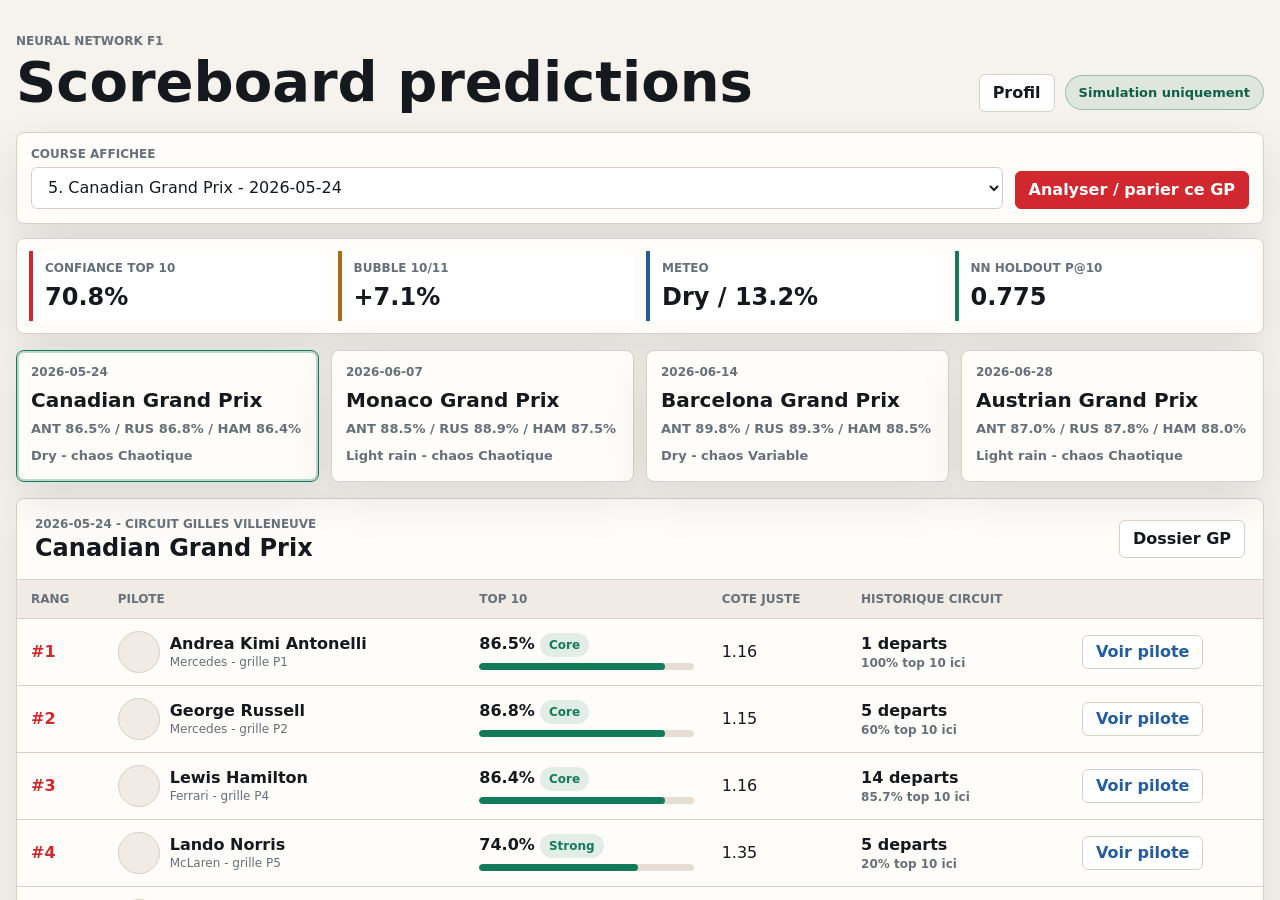
<file: index.html>
<!doctype html>
<html lang="fr">
  <head>
    <meta charset="utf-8" />
    <meta name="viewport" content="width=device-width, initial-scale=1" />
    <meta http-equiv="refresh" content="0; url=webapp/" />
    <title>F1 Neural Guide</title>
  </head>
  <body>
    <p><a href="webapp/">Ouvrir le guide F1 Neural</a></p>
  </body>
</html>
</file>
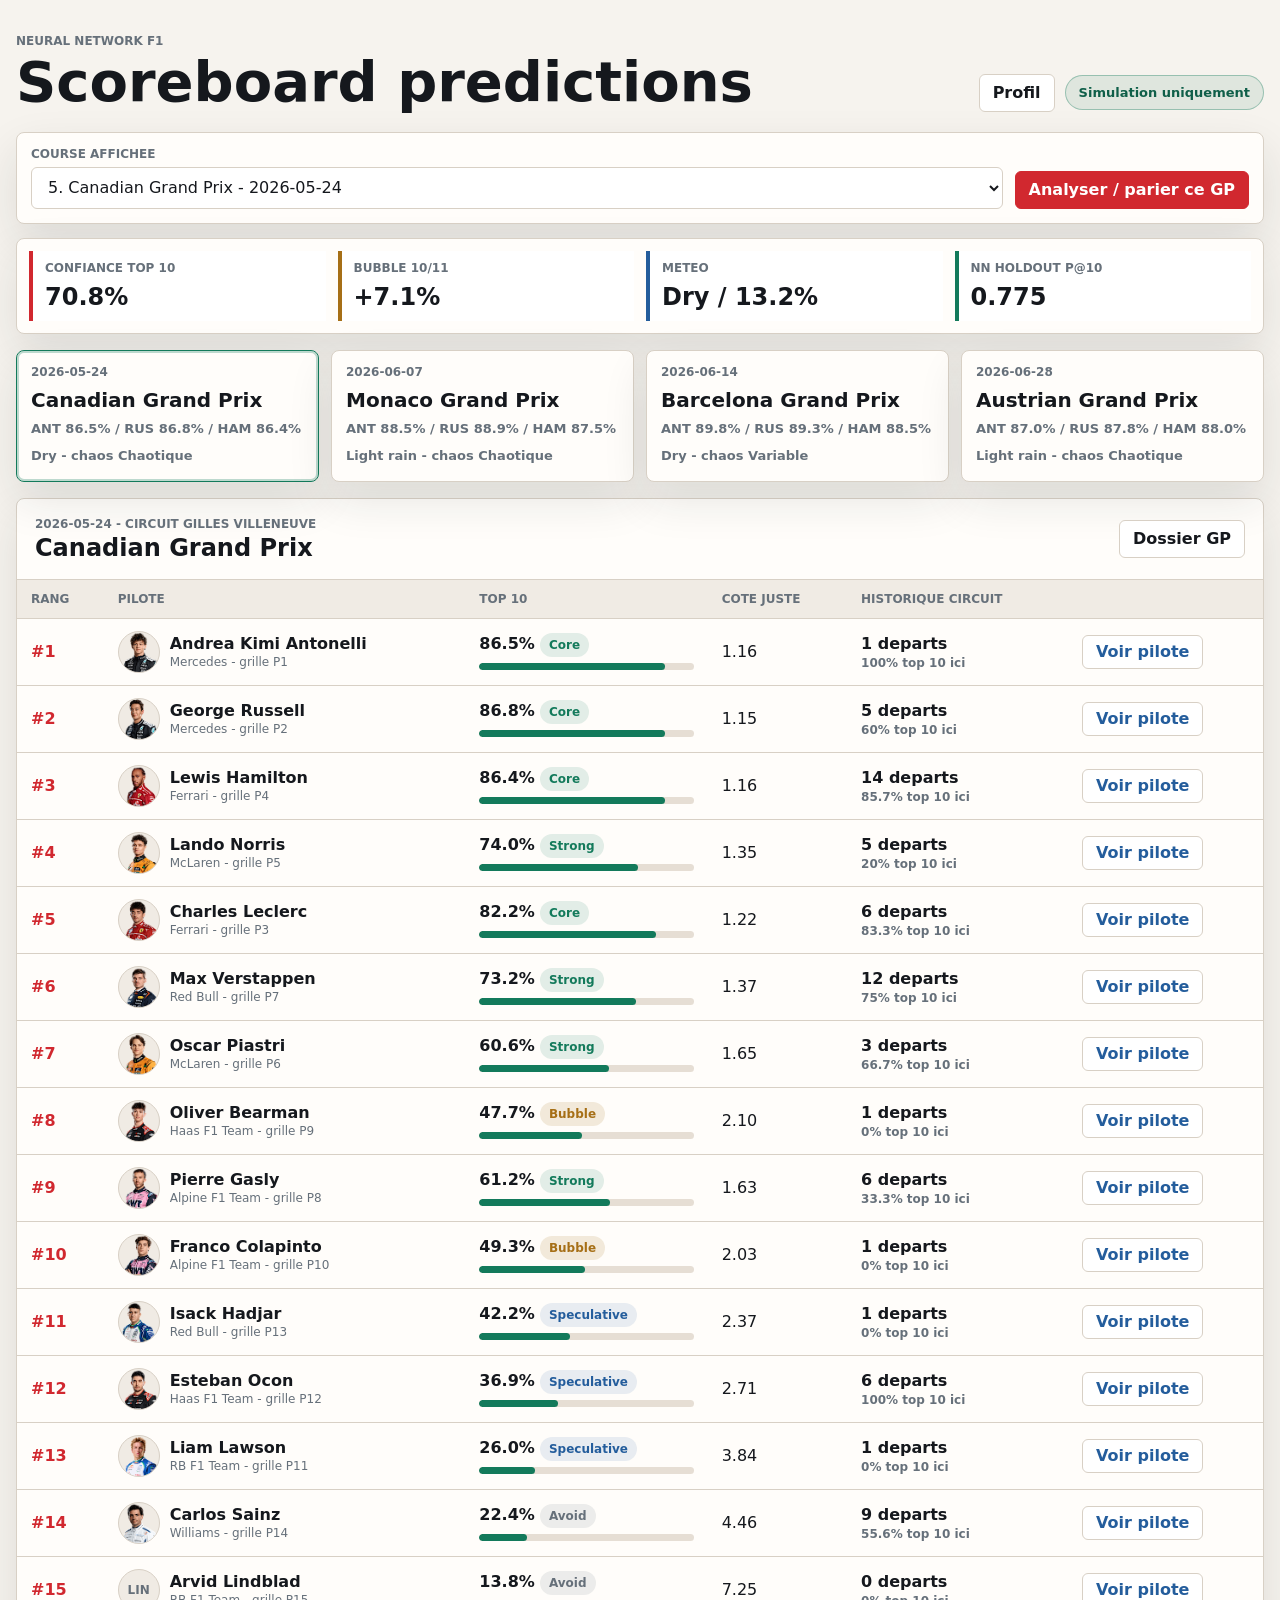
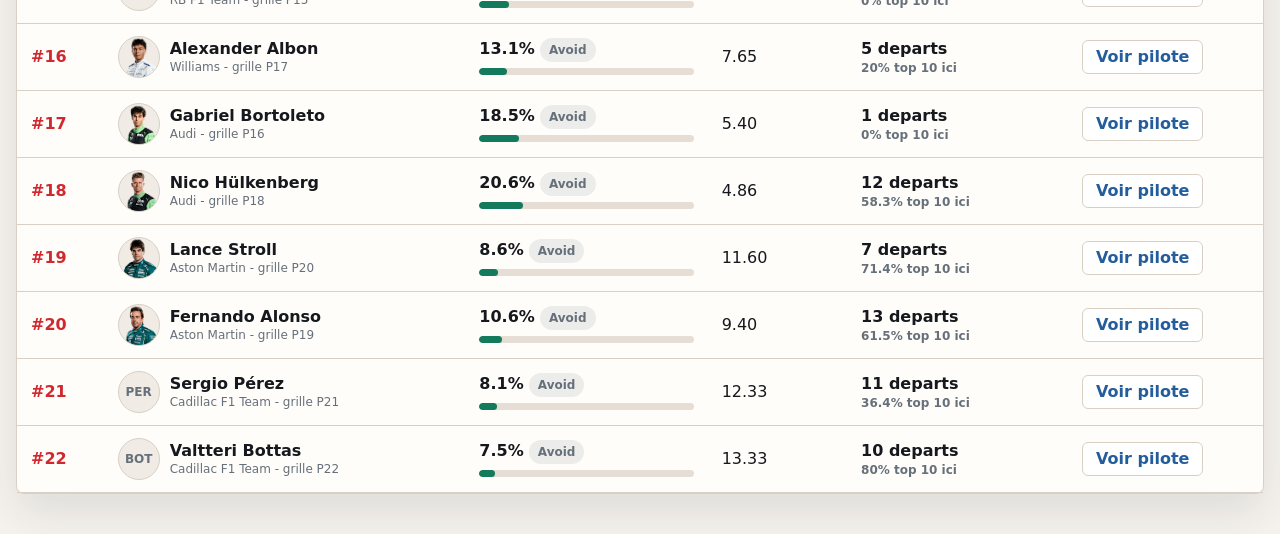
<file: webapp/index.html>
<!doctype html>
<html lang="fr">
  <head>
    <meta charset="utf-8" />
    <meta name="viewport" content="width=device-width, initial-scale=1" />
    <title>F1 Neural Scoreboard</title>
    <link rel="stylesheet" href="styles.css" />
  </head>
  <body>
    <main class="app-shell">
      <header class="topbar">
        <div>
          <p class="eyebrow">Neural network F1</p>
          <h1>Scoreboard predictions</h1>
        </div>
        <div class="top-actions">
          <a class="ghost-link" href="profile.html">Profil</a>
          <span class="status-pill">Simulation uniquement</span>
        </div>
      </header>

      <section class="control-strip scoreboard-controls" aria-label="Scoreboard controls">
        <label class="control-field">
          <span>Course affichee</span>
          <select id="raceSelect"></select>
        </label>
        <a id="raceDetailLink" class="primary-link" href="race.html">Analyser / parier ce GP</a>
      </section>

      <section class="race-summary" aria-label="Resume de la course">
        <div class="summary-block">
          <span class="summary-label">Confiance top 10</span>
          <strong id="confidenceMetric">--</strong>
        </div>
        <div class="summary-block">
          <span class="summary-label">Bubble 10/11</span>
          <strong id="bubbleMetric">--</strong>
        </div>
        <div class="summary-block">
          <span class="summary-label">Meteo</span>
          <strong id="weatherMetric">--</strong>
        </div>
        <div class="summary-block">
          <span class="summary-label">NN holdout P@10</span>
          <strong id="modelMetric">--</strong>
        </div>
      </section>

      <section id="raceCards" class="scoreboard-race-grid" aria-label="Courses a venir"></section>

      <section class="prediction-panel scoreboard-panel">
        <div class="panel-heading">
          <div>
            <p class="eyebrow" id="raceDateLabel">--</p>
            <h2 id="raceTitle">Predictions</h2>
          </div>
          <a id="panelDetailLink" class="ghost-link" href="race.html">Dossier GP</a>
        </div>
        <div class="table-wrap">
          <table>
            <thead>
              <tr>
                <th>Rang</th>
                <th>Pilote</th>
                <th>Top 10</th>
                <th>Cote juste</th>
                <th>Historique circuit</th>
                <th></th>
              </tr>
            </thead>
            <tbody id="predictionTable"></tbody>
          </table>
        </div>
      </section>
    </main>

    <script src="profile-store.js"></script>
    <script src="app.js"></script>
  </body>
</html>
</file>
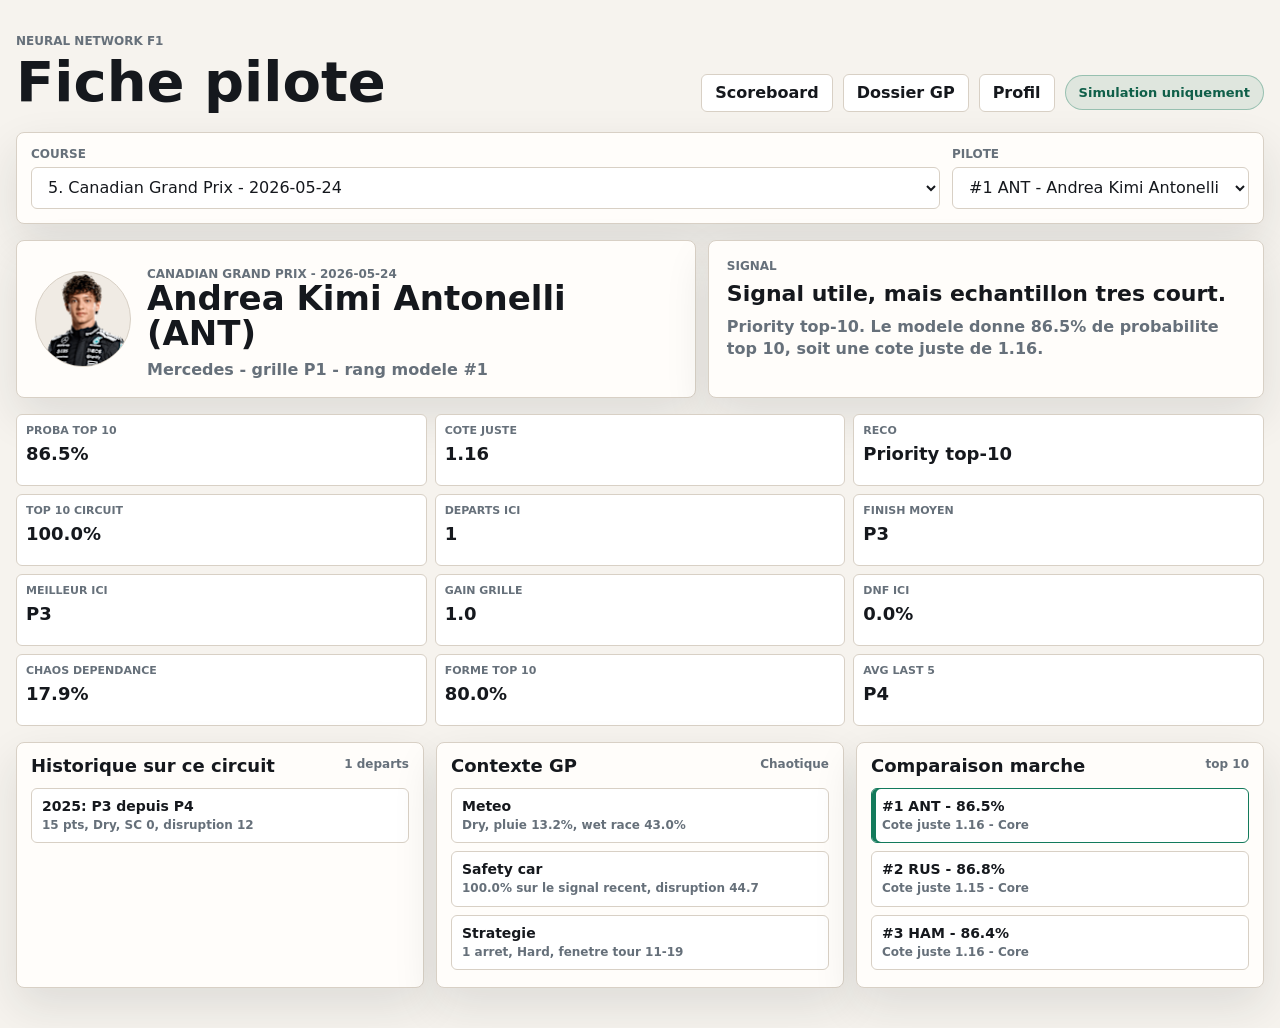
<file: webapp/driver.html>
<!doctype html>
<html lang="fr">
  <head>
    <meta charset="utf-8" />
    <meta name="viewport" content="width=device-width, initial-scale=1" />
    <title>F1 Driver Detail</title>
    <link rel="stylesheet" href="styles.css" />
  </head>
  <body>
    <main class="app-shell">
      <header class="topbar">
        <div>
          <p class="eyebrow">Neural network F1</p>
          <h1>Fiche pilote</h1>
        </div>
        <div class="top-actions">
          <a class="ghost-link" href="index.html">Scoreboard</a>
          <a id="raceBackLink" class="ghost-link" href="race.html">Dossier GP</a>
          <a class="ghost-link" href="profile.html">Profil</a>
          <div class="status-pill">Simulation uniquement</div>
        </div>
      </header>

      <section class="control-strip scoreboard-controls" aria-label="Selection pilote">
        <label class="control-field">
          <span>Course</span>
          <select id="raceSelect"></select>
        </label>
        <label class="control-field">
          <span>Pilote</span>
          <select id="driverSelect"></select>
        </label>
      </section>

      <section class="driver-page-hero">
        <div class="driver-page-card">
          <div id="driverHeroAvatar" class="driver-page-avatar"></div>
          <div>
            <p class="eyebrow" id="driverContextLabel">Detail pilote</p>
            <h2 id="driverDetailName">Pilote</h2>
            <p id="driverDetailTeam">Equipe</p>
          </div>
        </div>
        <div class="driver-page-card compact">
          <span class="summary-label">Signal</span>
          <strong id="driverDetailSignal">--</strong>
          <p id="driverDecisionText">--</p>
        </div>
      </section>

      <section id="driverDetailStats" class="driver-detail-stats driver-page-stats"></section>

      <section class="driver-page-grid">
        <section class="detail-panel">
          <div class="detail-heading">
            <h2>Historique sur ce circuit</h2>
            <span id="driverHistoryCount">--</span>
          </div>
          <div id="driverDetailResults" class="compact-list"></div>
        </section>

        <section class="detail-panel">
          <div class="detail-heading">
            <h2>Contexte GP</h2>
            <span id="raceContextLabel">--</span>
          </div>
          <div id="raceContextList" class="compact-list"></div>
        </section>

        <section class="detail-panel">
          <div class="detail-heading">
            <h2>Comparaison marche</h2>
            <span>top 10</span>
          </div>
          <div id="marketComparisonList" class="compact-list"></div>
        </section>
      </section>
    </main>

    <script src="profile-store.js"></script>
    <script src="driver.js"></script>
  </body>
</html>
</file>
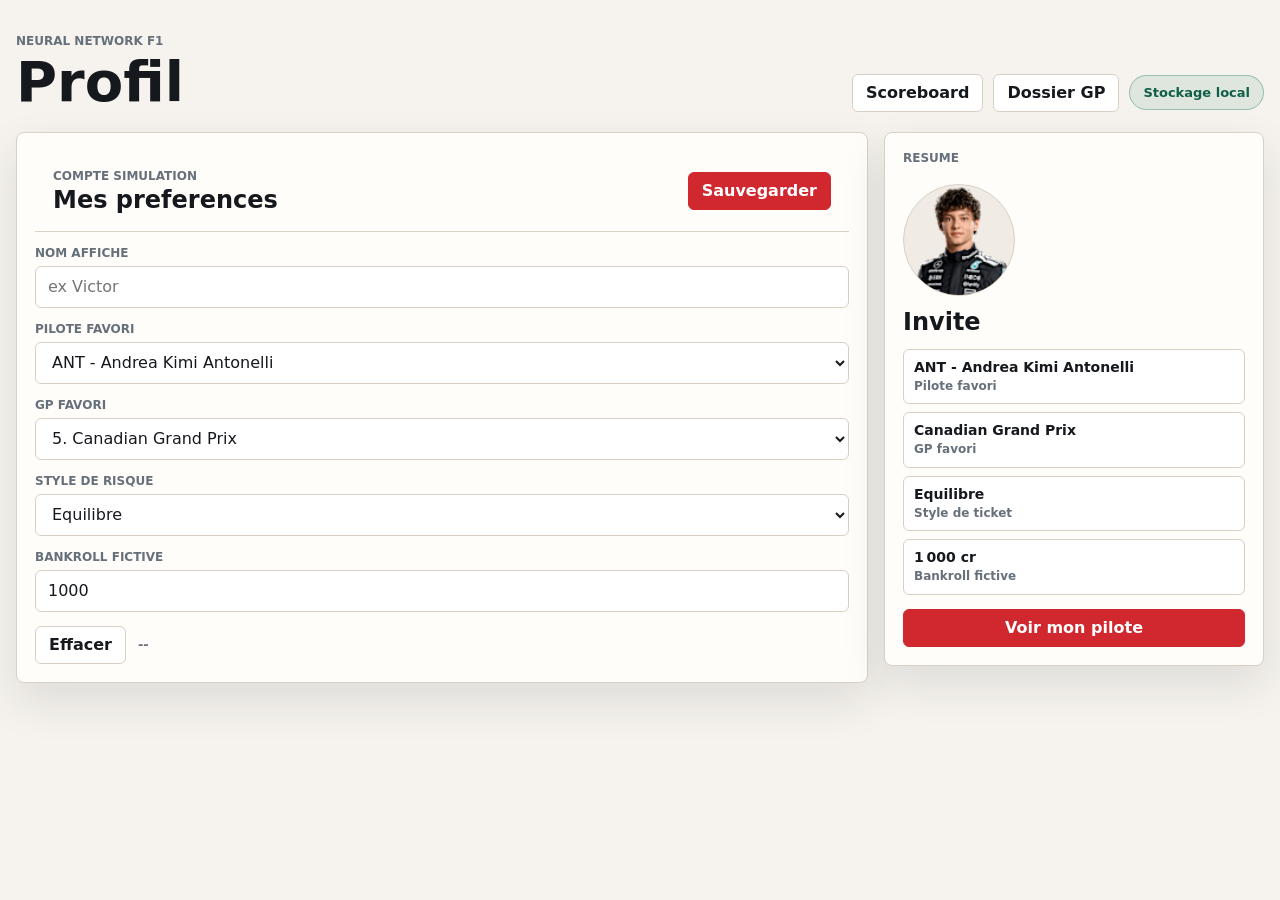
<file: webapp/profile.html>
<!doctype html>
<html lang="fr">
  <head>
    <meta charset="utf-8" />
    <meta name="viewport" content="width=device-width, initial-scale=1" />
    <title>F1 Neural Profile</title>
    <link rel="stylesheet" href="styles.css" />
  </head>
  <body>
    <main class="app-shell">
      <header class="topbar">
        <div>
          <p class="eyebrow">Neural network F1</p>
          <h1>Profil</h1>
        </div>
        <div class="top-actions">
          <a class="ghost-link" href="index.html">Scoreboard</a>
          <a id="raceLink" class="ghost-link" href="race.html">Dossier GP</a>
          <div class="status-pill">Stockage local</div>
        </div>
      </header>

      <section class="profile-layout">
        <form id="profileForm" class="profile-card">
          <div class="panel-heading">
            <div>
              <p class="eyebrow">Compte simulation</p>
              <h2>Mes preferences</h2>
            </div>
            <button class="primary-button" type="submit">Sauvegarder</button>
          </div>

          <label class="control-field">
            <span>Nom affiche</span>
            <input id="displayNameInput" type="text" maxlength="32" placeholder="ex Victor" />
          </label>

          <label class="control-field">
            <span>Pilote favori</span>
            <select id="favoriteDriverSelect"></select>
          </label>

          <label class="control-field">
            <span>GP favori</span>
            <select id="favoriteRaceSelect"></select>
          </label>

          <label class="control-field">
            <span>Style de risque</span>
            <select id="riskProfileSelect">
              <option value="safe">Safe</option>
              <option value="balanced">Equilibre</option>
              <option value="aggressive">Agressif</option>
            </select>
          </label>

          <label class="control-field">
            <span>Bankroll fictive</span>
            <input id="bankrollInput" type="number" min="10" step="10" value="1000" />
          </label>

          <div class="profile-actions">
            <button id="resetProfileButton" class="ghost-button" type="button">Effacer</button>
            <span id="saveStatus" class="save-status">--</span>
          </div>
        </form>

        <aside class="profile-card profile-summary-card">
          <p class="eyebrow">Resume</p>
          <div id="profileAvatar" class="profile-avatar"></div>
          <h2 id="profileName">Invite</h2>
          <div id="profileSummaryList" class="compact-list"></div>
          <a id="driverLink" class="primary-link profile-main-link" href="driver.html">Voir mon pilote</a>
        </aside>
      </section>
    </main>

    <script src="profile-store.js"></script>
    <script src="profile.js"></script>
  </body>
</html>
</file>
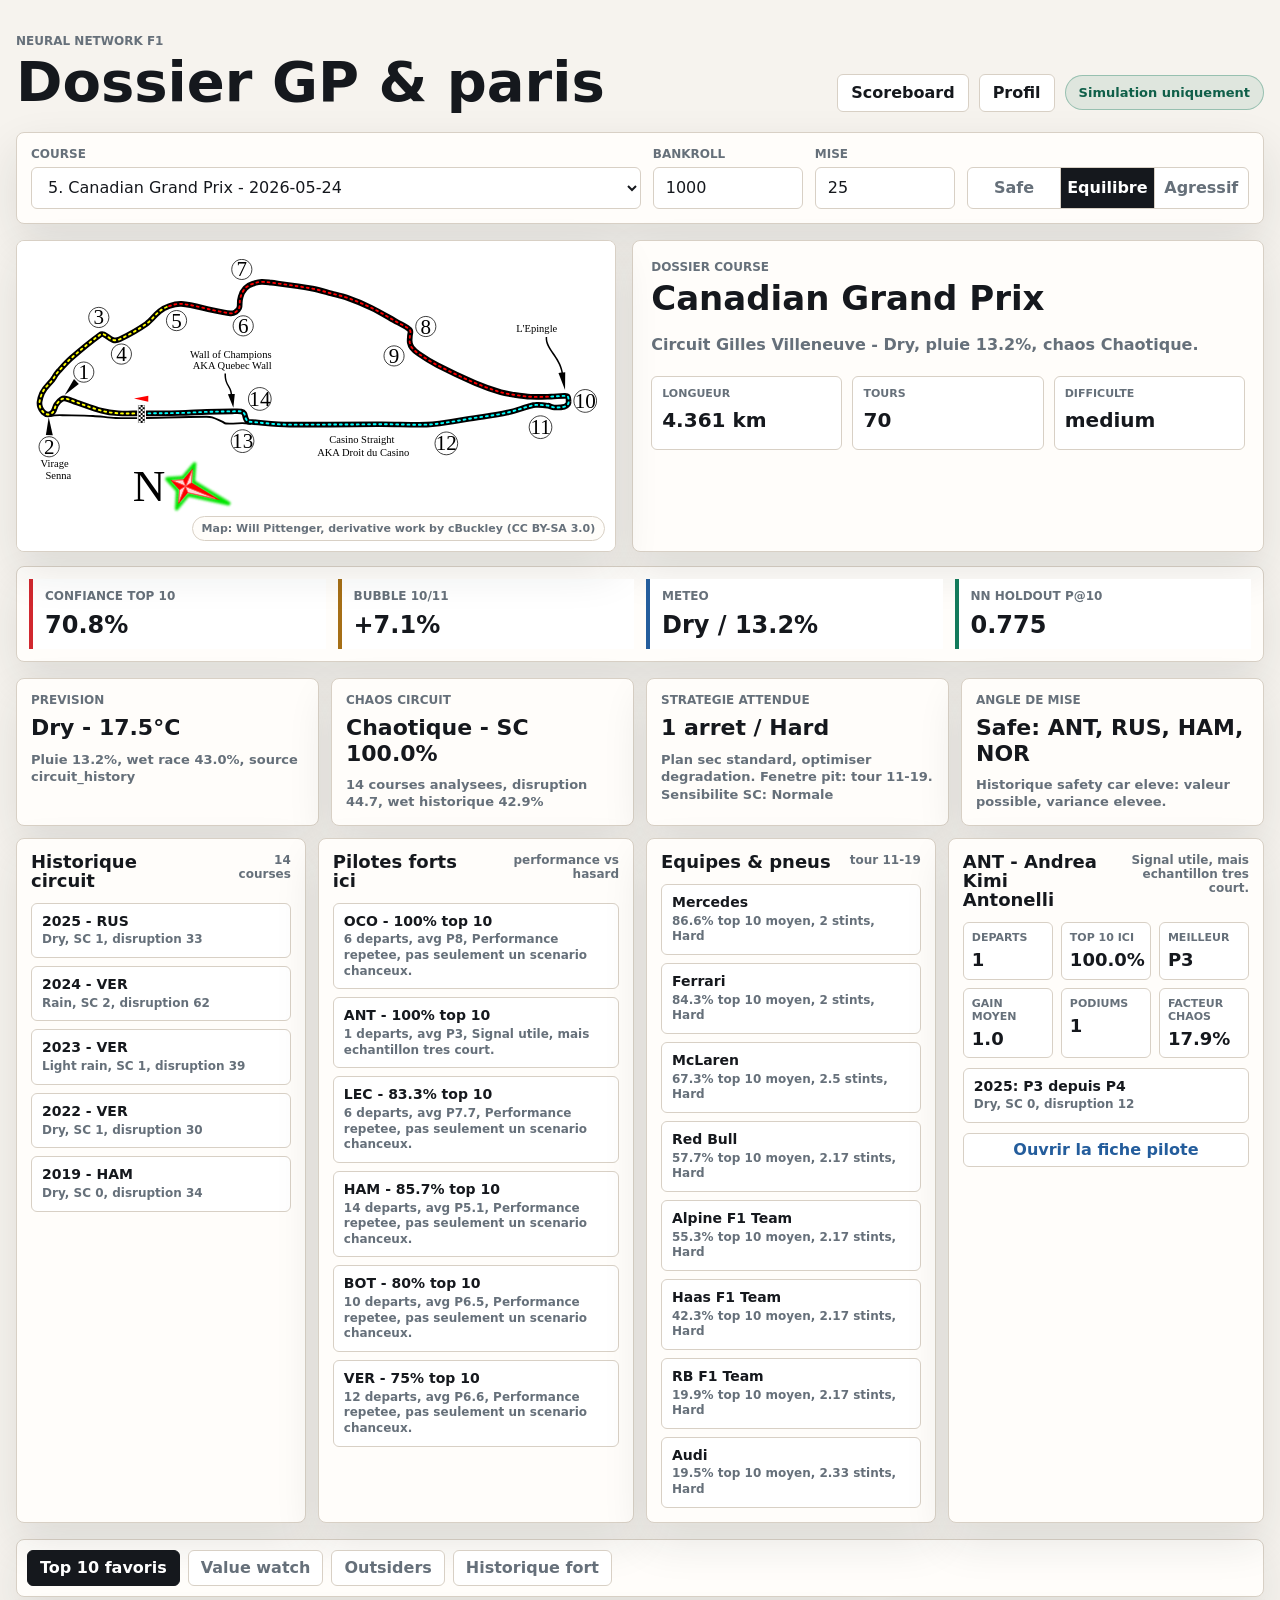
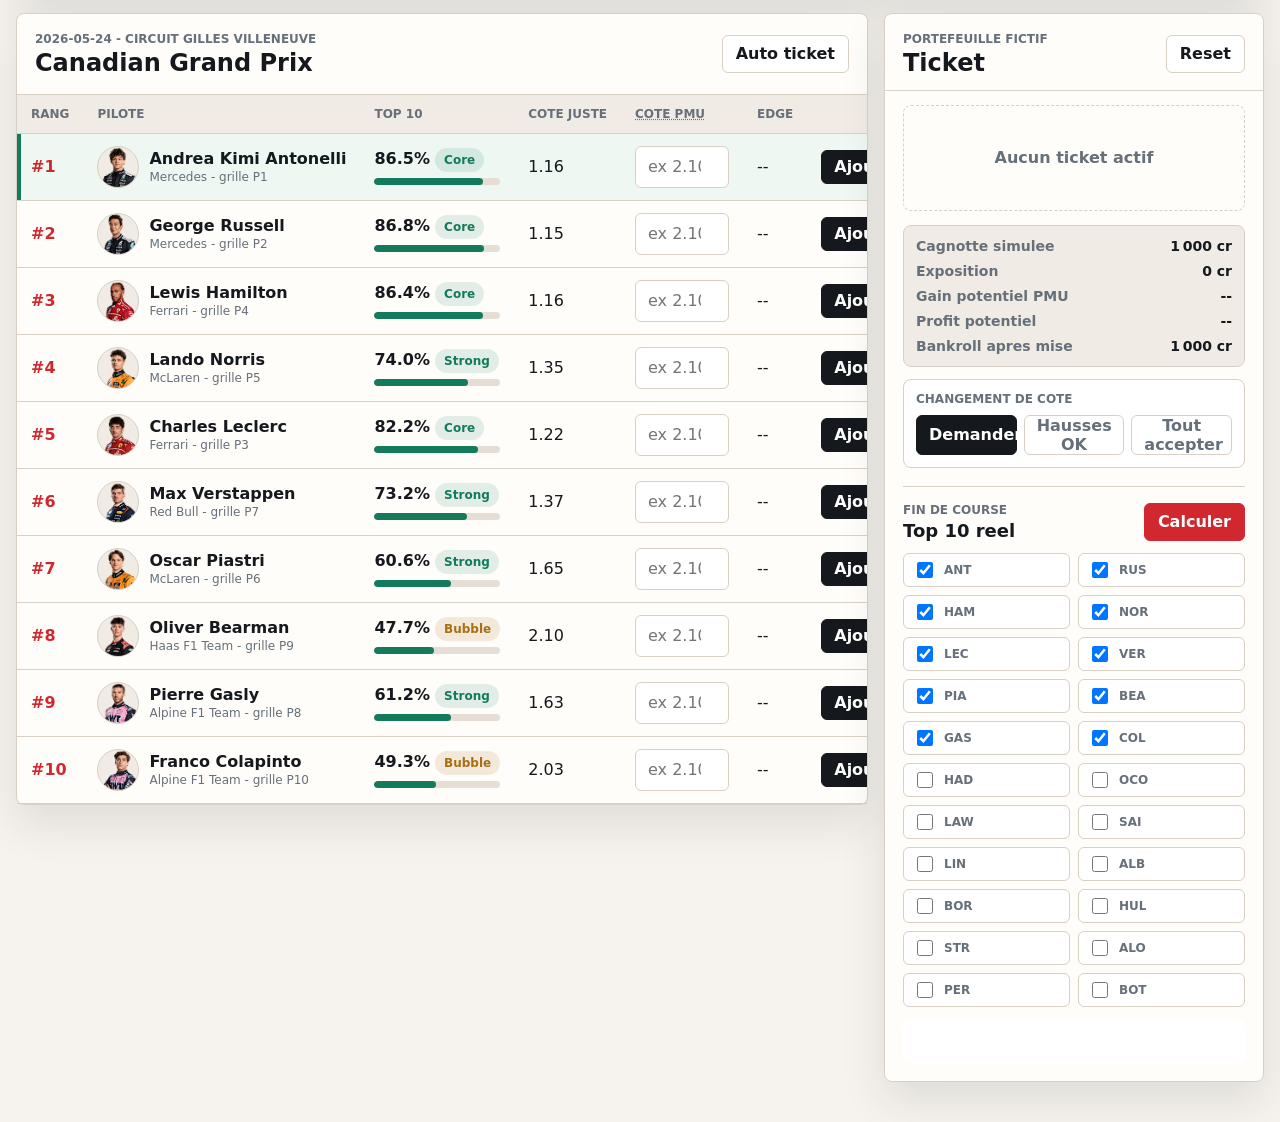
<file: webapp/race.html>
<!doctype html>
<html lang="fr">
  <head>
    <meta charset="utf-8" />
    <meta name="viewport" content="width=device-width, initial-scale=1" />
    <title>F1 GP Betting Dossier</title>
    <link rel="stylesheet" href="styles.css" />
  </head>
  <body>
    <main class="app-shell">
      <header class="topbar">
        <div>
          <p class="eyebrow">Neural network F1</p>
          <h1>Dossier GP & paris</h1>
        </div>
        <div class="top-actions">
          <a class="ghost-link" href="index.html">Scoreboard</a>
          <a class="ghost-link" href="profile.html">Profil</a>
          <div class="status-pill">Simulation uniquement</div>
        </div>
      </header>

      <section class="control-strip" aria-label="Parametres du guide">
        <label class="control-field">
          <span>Course</span>
          <select id="raceSelect"></select>
        </label>
        <label class="control-field compact">
          <span>Bankroll</span>
          <input id="bankrollInput" type="number" min="10" step="10" value="1000" />
        </label>
        <label class="control-field compact">
          <span>Mise</span>
          <input id="stakeInput" type="number" min="1" step="1" value="25" />
        </label>
        <div class="segmented" aria-label="Strategie">
          <button class="segment active" data-strategy="safe">Safe</button>
          <button class="segment" data-strategy="balanced">Equilibre</button>
          <button class="segment" data-strategy="aggressive">Agressif</button>
        </div>
      </section>

      <section class="detail-hero" aria-label="Image et contexte circuit">
        <div class="circuit-visual">
          <img id="circuitImage" src="assets/circuits/circuit_gilles_villeneuve.svg" alt="" />
          <a id="circuitCredit" class="asset-credit" href="#" target="_blank" rel="noreferrer">Circuit map credit</a>
        </div>
        <div class="detail-hero-copy">
          <p class="eyebrow">Dossier course</p>
          <h2 id="detailHeroTitle">Grand Prix</h2>
          <p id="detailHeroText">Selectionne une course pour charger le contexte complet.</p>
          <div class="hero-stat-grid">
            <div>
              <span>Longueur</span>
              <strong id="circuitLengthMetric">--</strong>
            </div>
            <div>
              <span>Tours</span>
              <strong id="circuitLapsMetric">--</strong>
            </div>
            <div>
              <span>Difficulte</span>
              <strong id="overtakingMetric">--</strong>
            </div>
          </div>
        </div>
      </section>

      <section class="race-summary" aria-label="Resume de la course">
        <div class="summary-block">
          <span class="summary-label">Confiance top 10</span>
          <strong id="confidenceMetric">--</strong>
        </div>
        <div class="summary-block">
          <span class="summary-label">Bubble 10/11</span>
          <strong id="bubbleMetric">--</strong>
        </div>
        <div class="summary-block">
          <span class="summary-label">Meteo</span>
          <strong id="weatherMetric">--</strong>
        </div>
        <div class="summary-block">
          <span class="summary-label">NN holdout P@10</span>
          <strong id="modelMetric">--</strong>
        </div>
      </section>

      <section class="race-intelligence" aria-label="Dossier de course">
        <div class="intelligence-grid">
          <article class="insight-card">
            <span class="summary-label">Prevision</span>
            <strong id="forecastHeadline">--</strong>
            <p id="forecastDetail">--</p>
          </article>
          <article class="insight-card">
            <span class="summary-label">Chaos circuit</span>
            <strong id="chaosHeadline">--</strong>
            <p id="chaosDetail">--</p>
          </article>
          <article class="insight-card">
            <span class="summary-label">Strategie attendue</span>
            <strong id="strategyHeadline">--</strong>
            <p id="strategyDetail">--</p>
          </article>
          <article class="insight-card">
            <span class="summary-label">Angle de mise</span>
            <strong id="bettingHeadline">--</strong>
            <p id="bettingDetail">--</p>
          </article>
        </div>

        <div class="race-detail-grid">
          <section class="detail-panel">
            <div class="detail-heading">
              <h2>Historique circuit</h2>
              <span id="historyCount">--</span>
            </div>
            <div id="recentRaceList" class="compact-list"></div>
          </section>
          <section class="detail-panel">
            <div class="detail-heading">
              <h2>Pilotes forts ici</h2>
              <span>performance vs hasard</span>
            </div>
            <div id="topPerformerList" class="compact-list"></div>
          </section>
          <section class="detail-panel">
            <div class="detail-heading">
              <h2>Equipes & pneus</h2>
              <span id="teamStrategyNote">--</span>
            </div>
            <div id="teamStrategyList" class="compact-list"></div>
          </section>
          <section class="detail-panel selected-driver-panel">
            <div class="detail-heading">
              <h2 id="selectedDriverTitle">Pilote</h2>
              <span id="selectedDriverSignal">--</span>
            </div>
            <div id="selectedDriverStats" class="driver-stat-grid"></div>
            <div id="selectedDriverResults" class="compact-list"></div>
          </section>
        </div>
      </section>

      <section class="market-strip" aria-label="Marches de pari">
        <button class="market-tab active" data-market="top10">Top 10 favoris</button>
        <button class="market-tab" data-market="value">Value watch</button>
        <button class="market-tab" data-market="outsiders">Outsiders</button>
        <button class="market-tab" data-market="history">Historique fort</button>
      </section>

      <section class="workspace">
        <div class="prediction-panel">
          <div class="panel-heading">
            <div>
              <p class="eyebrow" id="raceDateLabel">--</p>
              <h2 id="raceTitle">Predictions</h2>
            </div>
            <button id="autoSlipButton" class="ghost-button">Auto ticket</button>
          </div>
          <div class="table-wrap">
            <table>
              <thead>
                <tr>
                  <th>Rang</th>
                  <th>Pilote</th>
                  <th>Top 10</th>
                  <th>Cote juste</th>
                  <th><abbr title="Cote vue chez un bookmaker ou au PMU, saisie a la main pour comparer au modele.">Cote PMU</abbr></th>
                  <th>Edge</th>
                  <th></th>
                </tr>
              </thead>
              <tbody id="predictionTable"></tbody>
            </table>
          </div>
        </div>

        <aside class="bet-panel">
          <div class="panel-heading slim">
            <div>
              <p class="eyebrow">Portefeuille fictif</p>
              <h2>Ticket</h2>
            </div>
            <button id="clearSlipButton" class="ghost-button">Reset</button>
          </div>

          <div id="slipList" class="slip-list"></div>

          <div class="pool-box">
            <div class="pool-row">
              <span>Cagnotte simulee</span>
              <strong id="poolMetric">--</strong>
            </div>
            <div class="pool-row">
              <span>Exposition</span>
              <strong id="exposureMetric">--</strong>
            </div>
            <div class="pool-row">
              <span>Gain potentiel PMU</span>
              <strong id="potentialReturnMetric">--</strong>
            </div>
            <div class="pool-row">
              <span>Profit potentiel</span>
              <strong id="potentialProfitMetric">--</strong>
            </div>
            <div class="pool-row">
              <span>Bankroll apres mise</span>
              <strong id="remainingMetric">--</strong>
            </div>
          </div>

          <div class="odds-policy">
            <span class="summary-label">Changement de cote</span>
            <div class="policy-buttons">
              <button class="policy-button active" data-odds-policy="ask">Demander</button>
              <button class="policy-button" data-odds-policy="higher">Hausses OK</button>
              <button class="policy-button" data-odds-policy="all">Tout accepter</button>
            </div>
          </div>

          <div class="settlement">
            <div class="panel-heading mini">
              <div>
                <p class="eyebrow">Fin de course</p>
                <h3>Top 10 reel</h3>
              </div>
              <button id="settleButton" class="primary-button">Calculer</button>
            </div>
            <div id="settlementGrid" class="settlement-grid"></div>
            <div id="settlementResult" class="settlement-result"></div>
          </div>
        </aside>
      </section>
    </main>

    <script src="profile-store.js"></script>
    <script src="race.js"></script>
  </body>
</html>
</file>
<file: webapp/styles.css>
:root {
  color-scheme: light;
  --bg: #f6f3ee;
  --surface: #fffdfa;
  --surface-strong: #f0ebe4;
  --ink: #15181d;
  --muted: #66707a;
  --line: #d8d0c5;
  --red: #d1282f;
  --green: #137a5b;
  --blue: #245d9c;
  --gold: #a66f16;
  --shadow: 0 18px 45px rgba(28, 32, 38, 0.11);
}

* {
  box-sizing: border-box;
}

body {
  margin: 0;
  min-height: 100vh;
  background: var(--bg);
  color: var(--ink);
  font-family:
    Inter, ui-sans-serif, system-ui, -apple-system, BlinkMacSystemFont, "Segoe UI",
    sans-serif;
  letter-spacing: 0;
}

button,
input,
select {
  font: inherit;
}

button {
  cursor: pointer;
}

.app-shell {
  width: min(1480px, calc(100vw - 32px));
  margin: 0 auto;
  padding: 24px 0 40px;
}

.topbar {
  display: flex;
  align-items: end;
  justify-content: space-between;
  gap: 20px;
  padding: 10px 0 20px;
}

.eyebrow {
  margin: 0 0 5px;
  color: var(--muted);
  font-size: 12px;
  font-weight: 700;
  letter-spacing: 0;
  text-transform: uppercase;
}

h1,
h2,
h3 {
  margin: 0;
  line-height: 1.05;
}

h1 {
  font-size: clamp(30px, 5vw, 56px);
}

h2 {
  font-size: 24px;
}

h3 {
  font-size: 18px;
}

.status-pill {
  border: 1px solid rgba(19, 122, 91, 0.35);
  background: rgba(19, 122, 91, 0.1);
  color: #0f5f49;
  border-radius: 999px;
  padding: 9px 13px;
  font-size: 13px;
  font-weight: 800;
  white-space: nowrap;
}

.save-status {
  color: var(--muted);
  font-size: 13px;
  font-weight: 800;
}

.top-actions {
  display: flex;
  align-items: center;
  gap: 10px;
  flex-wrap: wrap;
  justify-content: flex-end;
}

.primary-link,
.ghost-link,
.row-link {
  display: inline-flex;
  align-items: center;
  justify-content: center;
  min-height: 38px;
  border-radius: 6px;
  padding: 0 13px;
  font-weight: 900;
  text-decoration: none;
  white-space: nowrap;
}

.primary-link {
  border: 1px solid var(--red);
  background: var(--red);
  color: #ffffff;
}

.ghost-link,
.row-link {
  border: 1px solid var(--line);
  background: #ffffff;
  color: var(--ink);
}

.row-link {
  min-height: 34px;
  color: var(--blue);
}

.control-strip,
.race-summary {
  display: grid;
  gap: 12px;
  border: 1px solid var(--line);
  background: var(--surface);
  box-shadow: var(--shadow);
}

.control-strip {
  grid-template-columns: minmax(240px, 1fr) 150px 140px auto;
  align-items: end;
  border-radius: 8px;
  padding: 14px;
}

.scoreboard-controls {
  grid-template-columns: minmax(240px, 1fr) auto;
}

.control-field {
  display: grid;
  gap: 6px;
}

.control-field span {
  color: var(--muted);
  font-size: 12px;
  font-weight: 800;
  text-transform: uppercase;
}

select,
input {
  min-height: 42px;
  width: 100%;
  border: 1px solid var(--line);
  border-radius: 6px;
  background: #ffffff;
  color: var(--ink);
  padding: 0 12px;
  outline: none;
}

select:focus,
input:focus {
  border-color: var(--blue);
  box-shadow: 0 0 0 3px rgba(36, 93, 156, 0.15);
}

.segmented {
  display: grid;
  grid-template-columns: repeat(3, minmax(76px, 1fr));
  min-height: 42px;
  border: 1px solid var(--line);
  border-radius: 6px;
  overflow: hidden;
  background: #ffffff;
}

.segment {
  border: 0;
  border-right: 1px solid var(--line);
  background: transparent;
  color: var(--muted);
  font-weight: 800;
}

.segment:last-child {
  border-right: 0;
}

.segment.active {
  background: var(--ink);
  color: #ffffff;
}

.race-summary {
  grid-template-columns: repeat(4, minmax(160px, 1fr));
  margin-top: 14px;
  border-radius: 8px;
  padding: 12px;
}

.summary-block {
  min-height: 70px;
  border-left: 4px solid var(--red);
  padding: 10px 12px;
  background: #ffffff;
}

.summary-block:nth-child(2) {
  border-left-color: var(--gold);
}

.summary-block:nth-child(3) {
  border-left-color: var(--blue);
}

.summary-block:nth-child(4) {
  border-left-color: var(--green);
}

.summary-label {
  display: block;
  color: var(--muted);
  font-size: 12px;
  font-weight: 800;
  text-transform: uppercase;
}

.summary-block strong {
  display: block;
  margin-top: 8px;
  font-size: 24px;
}

.scoreboard-race-grid {
  display: grid;
  grid-template-columns: repeat(4, minmax(0, 1fr));
  gap: 12px;
  margin-top: 16px;
}

.scoreboard-race-card {
  display: grid;
  gap: 8px;
  min-height: 132px;
  border: 1px solid var(--line);
  border-radius: 8px;
  background: var(--surface);
  box-shadow: var(--shadow);
  padding: 14px;
  color: var(--ink);
  text-align: left;
}

.scoreboard-race-card strong {
  font-size: 20px;
  line-height: 1.1;
}

.scoreboard-race-card span:not(.summary-label) {
  color: var(--muted);
  font-size: 13px;
  font-weight: 800;
  line-height: 1.3;
}

.scoreboard-race-card.active-card {
  border-color: var(--green);
  box-shadow:
    inset 0 0 0 2px rgba(19, 122, 91, 0.28),
    var(--shadow);
}

.scoreboard-race-card.favorite-card {
  border-color: var(--blue);
}

.scoreboard-panel {
  margin-top: 16px;
}

.table-muted {
  display: block;
  margin-top: 3px;
  color: var(--muted);
  font-size: 12px;
  font-weight: 800;
}

.detail-hero {
  display: grid;
  grid-template-columns: minmax(320px, 0.95fr) minmax(0, 1fr);
  gap: 16px;
  margin-top: 16px;
  align-items: stretch;
}

.circuit-visual,
.detail-hero-copy {
  border: 1px solid var(--line);
  border-radius: 8px;
  background: var(--surface);
  box-shadow: var(--shadow);
}

.circuit-visual {
  position: relative;
  display: grid;
  place-items: center;
  min-height: 280px;
  overflow: hidden;
}

.circuit-visual img {
  display: block;
  width: 100%;
  height: 100%;
  min-height: 280px;
  object-fit: contain;
  padding: 18px;
  background: #ffffff;
}

.asset-credit {
  position: absolute;
  right: 10px;
  bottom: 10px;
  max-width: calc(100% - 20px);
  border: 1px solid var(--line);
  border-radius: 999px;
  background: rgba(255, 253, 250, 0.92);
  color: var(--muted);
  padding: 5px 9px;
  font-size: 11px;
  font-weight: 800;
  text-decoration: none;
  overflow: hidden;
  text-overflow: ellipsis;
  white-space: nowrap;
}

.detail-hero-copy {
  padding: 18px;
}

.detail-hero-copy h2 {
  font-size: 34px;
}

.detail-hero-copy p {
  color: var(--muted);
  font-weight: 800;
  line-height: 1.45;
}

.hero-stat-grid {
  display: grid;
  grid-template-columns: repeat(3, minmax(0, 1fr));
  gap: 10px;
  margin-top: 20px;
}

.hero-stat-grid div {
  min-height: 74px;
  border: 1px solid var(--line);
  border-radius: 6px;
  background: #ffffff;
  padding: 10px;
}

.hero-stat-grid span {
  display: block;
  color: var(--muted);
  font-size: 11px;
  font-weight: 800;
  text-transform: uppercase;
}

.hero-stat-grid strong {
  display: block;
  margin-top: 8px;
  font-size: 20px;
}

.race-intelligence {
  margin-top: 16px;
}

.market-strip {
  display: flex;
  gap: 8px;
  flex-wrap: wrap;
  margin-top: 16px;
  border: 1px solid var(--line);
  border-radius: 8px;
  background: var(--surface);
  box-shadow: var(--shadow);
  padding: 10px;
}

.market-tab,
.policy-button {
  min-height: 36px;
  border: 1px solid var(--line);
  border-radius: 6px;
  background: #ffffff;
  color: var(--muted);
  padding: 0 12px;
  font-weight: 900;
}

.market-tab.active,
.policy-button.active {
  border-color: var(--ink);
  background: var(--ink);
  color: #ffffff;
}

.intelligence-grid {
  display: grid;
  grid-template-columns: repeat(4, minmax(0, 1fr));
  gap: 12px;
}

.insight-card,
.detail-panel {
  border: 1px solid var(--line);
  border-radius: 8px;
  background: var(--surface);
  box-shadow: var(--shadow);
}

.insight-card {
  min-height: 132px;
  padding: 14px;
}

.insight-card strong {
  display: block;
  margin-top: 8px;
  font-size: 22px;
  line-height: 1.15;
}

.insight-card p {
  margin: 10px 0 0;
  color: var(--muted);
  font-size: 13px;
  font-weight: 700;
  line-height: 1.35;
}

.race-detail-grid {
  display: grid;
  grid-template-columns: 1.1fr 1.2fr 1.1fr 1.2fr;
  gap: 12px;
  margin-top: 12px;
}

.detail-panel {
  min-height: 246px;
  padding: 14px;
}

.detail-heading {
  display: flex;
  align-items: start;
  justify-content: space-between;
  gap: 12px;
  margin-bottom: 12px;
}

.detail-heading h2 {
  font-size: 18px;
}

.detail-heading span {
  color: var(--muted);
  font-size: 12px;
  font-weight: 800;
  text-align: right;
}

.compact-list {
  display: grid;
  gap: 8px;
}

.compact-row {
  display: grid;
  gap: 3px;
  width: 100%;
  border: 1px solid var(--line);
  border-radius: 6px;
  background: #ffffff;
  padding: 9px 10px;
  text-align: left;
}

.compact-row strong {
  font-size: 14px;
  line-height: 1.2;
}

.compact-row span {
  color: var(--muted);
  font-size: 12px;
  font-weight: 700;
  line-height: 1.3;
}

.compact-button {
  color: var(--ink);
}

.compact-button:hover {
  border-color: var(--blue);
}

.driver-stat-grid {
  display: grid;
  grid-template-columns: repeat(3, minmax(0, 1fr));
  gap: 8px;
  margin-bottom: 10px;
}

.driver-stat-grid div {
  min-height: 58px;
  border: 1px solid var(--line);
  border-radius: 6px;
  background: #ffffff;
  padding: 8px;
}

.driver-stat-grid span {
  display: block;
  color: var(--muted);
  font-size: 11px;
  font-weight: 800;
  text-transform: uppercase;
}

.driver-stat-grid strong {
  display: block;
  margin-top: 5px;
  font-size: 18px;
}

.driver-page-hero {
  display: grid;
  grid-template-columns: 1.1fr 0.9fr;
  gap: 12px;
  margin-top: 16px;
}

.driver-page-card {
  display: flex;
  align-items: center;
  gap: 16px;
  border: 1px solid var(--line);
  border-radius: 8px;
  background: var(--surface);
  box-shadow: var(--shadow);
  padding: 18px;
}

.driver-page-card.compact {
  display: block;
}

.driver-page-card.compact strong {
  display: block;
  margin-top: 8px;
  font-size: 22px;
}

.driver-page-card.compact p {
  margin: 10px 0 0;
  color: var(--muted);
  font-weight: 800;
  line-height: 1.4;
}

.driver-page-avatar {
  width: 96px;
  height: 96px;
  flex: 0 0 auto;
}

.driver-page-avatar .avatar {
  width: 96px;
  height: 96px;
}

.driver-page-card h2 {
  font-size: 34px;
}

.driver-page-card p {
  margin: 8px 0 0;
  color: var(--muted);
  font-weight: 800;
}

.driver-page-stats {
  margin-top: 16px;
}

.driver-page-grid {
  display: grid;
  grid-template-columns: repeat(3, minmax(0, 1fr));
  gap: 12px;
  margin-top: 16px;
}

.profile-layout {
  display: grid;
  grid-template-columns: minmax(0, 1fr) 380px;
  gap: 16px;
  align-items: start;
}

.profile-card {
  display: grid;
  gap: 14px;
  border: 1px solid var(--line);
  border-radius: 8px;
  background: var(--surface);
  box-shadow: var(--shadow);
  padding: 18px;
}

.profile-avatar {
  width: 112px;
  height: 112px;
}

.profile-avatar .avatar {
  width: 112px;
  height: 112px;
}

.profile-actions {
  display: flex;
  align-items: center;
  gap: 12px;
  flex-wrap: wrap;
}

.profile-main-link {
  width: 100%;
}

.driver-detail-stats {
  display: grid;
  grid-template-columns: repeat(3, minmax(0, 1fr));
  gap: 8px;
}

.full-row-link {
  margin-top: 2px;
  width: 100%;
}

.highlight-row {
  border-color: var(--green);
  box-shadow: inset 4px 0 0 var(--green);
}

.driver-detail-stats div {
  min-height: 72px;
  border: 1px solid var(--line);
  border-radius: 6px;
  background: #ffffff;
  padding: 9px;
}

.driver-detail-stats span {
  display: block;
  color: var(--muted);
  font-size: 11px;
  font-weight: 800;
  text-transform: uppercase;
}

.driver-detail-stats strong {
  display: block;
  margin-top: 7px;
  font-size: 18px;
  line-height: 1.12;
}

.workspace {
  display: grid;
  grid-template-columns: minmax(0, 1fr) 380px;
  gap: 16px;
  margin-top: 16px;
  align-items: start;
}

.prediction-panel,
.bet-panel {
  border: 1px solid var(--line);
  border-radius: 8px;
  background: var(--surface);
  box-shadow: var(--shadow);
}

.panel-heading {
  display: flex;
  align-items: center;
  justify-content: space-between;
  gap: 14px;
  padding: 18px;
  border-bottom: 1px solid var(--line);
}

.panel-heading.slim {
  padding-bottom: 14px;
}

.panel-heading.mini {
  padding: 0 0 12px;
  border-bottom: 0;
}

.ghost-button,
.primary-button {
  min-height: 38px;
  border-radius: 6px;
  padding: 0 13px;
  font-weight: 900;
}

.ghost-button {
  border: 1px solid var(--line);
  background: #ffffff;
  color: var(--ink);
}

.primary-button {
  border: 1px solid var(--red);
  background: var(--red);
  color: #ffffff;
}

.table-wrap {
  overflow-x: auto;
}

table {
  width: 100%;
  border-collapse: collapse;
}

th,
td {
  border-bottom: 1px solid var(--line);
  padding: 12px 14px;
  text-align: left;
  vertical-align: middle;
  white-space: nowrap;
}

th {
  background: var(--surface-strong);
  color: var(--muted);
  font-size: 12px;
  text-transform: uppercase;
}

tbody tr:hover {
  background: #fff6ee;
}

tbody tr {
  cursor: pointer;
}

tbody tr.selected-row {
  background: #eef7f2;
  box-shadow: inset 4px 0 0 var(--green);
}

.rank-cell {
  font-weight: 900;
  color: var(--red);
}

.driver-cell {
  display: flex;
  align-items: center;
  gap: 10px;
  min-width: 220px;
}

.avatar {
  width: 42px;
  height: 42px;
  border: 1px solid var(--line);
  border-radius: 50%;
  background: var(--surface-strong);
  object-fit: cover;
  flex: 0 0 auto;
}

.avatar-fallback {
  display: grid;
  place-items: center;
  color: var(--muted);
  font-size: 12px;
  font-weight: 900;
}

.driver-name {
  display: block;
  font-weight: 900;
}

.team-name {
  display: block;
  margin-top: 2px;
  color: var(--muted);
  font-size: 12px;
}

.prob-cell {
  min-width: 124px;
}

.prob-track {
  width: 100%;
  height: 7px;
  margin-top: 6px;
  border-radius: 999px;
  background: #e6ded4;
  overflow: hidden;
}

.prob-fill {
  height: 100%;
  border-radius: inherit;
  background: var(--green);
}

.tag {
  display: inline-flex;
  align-items: center;
  min-height: 24px;
  border-radius: 999px;
  padding: 0 9px;
  background: rgba(36, 93, 156, 0.1);
  color: var(--blue);
  font-size: 12px;
  font-weight: 900;
}

.tag.core,
.tag.strong {
  background: rgba(19, 122, 91, 0.12);
  color: var(--green);
}

.tag.bubble {
  background: rgba(166, 111, 22, 0.14);
  color: var(--gold);
}

.tag.avoid {
  background: rgba(102, 112, 122, 0.12);
  color: var(--muted);
}

.tag.favorite {
  background: rgba(36, 93, 156, 0.12);
  color: var(--blue);
}

.favorite-row {
  box-shadow: inset 4px 0 0 var(--blue);
}

.odds-input {
  width: 94px;
}

.edge-positive {
  color: var(--green);
  font-weight: 900;
}

.edge-negative {
  color: var(--red);
  font-weight: 900;
}

.add-button {
  min-height: 34px;
  border: 1px solid var(--ink);
  border-radius: 6px;
  background: var(--ink);
  color: #ffffff;
  padding: 0 12px;
  font-weight: 900;
}

.bet-panel {
  position: sticky;
  top: 16px;
  padding-bottom: 18px;
}

.slip-list {
  display: grid;
  gap: 10px;
  min-height: 120px;
  padding: 14px 18px;
}

.empty-state {
  display: grid;
  place-items: center;
  min-height: 106px;
  border: 1px dashed var(--line);
  border-radius: 8px;
  color: var(--muted);
  font-weight: 800;
  text-align: center;
}

.slip-item {
  display: grid;
  grid-template-columns: 1fr 82px 34px;
  gap: 10px;
  align-items: center;
  border: 1px solid var(--line);
  border-radius: 8px;
  background: #ffffff;
  padding: 10px;
}

.slip-title {
  display: block;
  font-weight: 900;
}

.slip-subtitle {
  display: block;
  margin-top: 2px;
  color: var(--muted);
  font-size: 12px;
}

.remove-button {
  width: 34px;
  height: 34px;
  border: 1px solid var(--line);
  border-radius: 6px;
  background: #ffffff;
  color: var(--red);
  font-weight: 900;
}

.pool-box {
  display: grid;
  gap: 9px;
  margin: 0 18px;
  border: 1px solid var(--line);
  border-radius: 8px;
  background: var(--surface-strong);
  padding: 12px;
}

.odds-policy {
  display: grid;
  gap: 9px;
  margin: 12px 18px 0;
  border: 1px solid var(--line);
  border-radius: 8px;
  background: #ffffff;
  padding: 12px;
}

.policy-buttons {
  display: grid;
  grid-template-columns: repeat(3, minmax(0, 1fr));
  gap: 7px;
}

.pool-row {
  display: flex;
  justify-content: space-between;
  gap: 12px;
  font-size: 14px;
}

.pool-row span {
  color: var(--muted);
  font-weight: 800;
}

.settlement {
  margin: 18px 18px 0;
  border-top: 1px solid var(--line);
  padding-top: 16px;
}

.settlement-grid {
  display: grid;
  grid-template-columns: repeat(2, minmax(0, 1fr));
  gap: 8px;
}

.result-toggle {
  display: flex;
  align-items: center;
  gap: 8px;
  min-height: 34px;
  border: 1px solid var(--line);
  border-radius: 6px;
  background: #ffffff;
  padding: 0 9px;
  color: var(--muted);
  font-size: 12px;
  font-weight: 900;
}

.result-toggle input {
  width: 16px;
  min-height: 16px;
  height: 16px;
  padding: 0;
}

.settlement-result {
  min-height: 44px;
  margin-top: 12px;
  border-radius: 8px;
  background: #ffffff;
  padding: 12px;
  color: var(--muted);
  font-weight: 800;
}

@media (max-width: 1100px) {
  .control-strip {
    grid-template-columns: 1fr 1fr;
  }

  .race-summary {
    grid-template-columns: repeat(2, minmax(0, 1fr));
  }

  .scoreboard-race-grid,
  .detail-hero {
    grid-template-columns: repeat(2, minmax(0, 1fr));
  }

  .intelligence-grid,
  .race-detail-grid,
  .driver-page-hero,
  .driver-page-grid {
    grid-template-columns: repeat(2, minmax(0, 1fr));
  }

  .workspace {
    grid-template-columns: 1fr;
  }

  .profile-layout {
    grid-template-columns: 1fr;
  }

  .bet-panel {
    position: static;
  }
}

@media (max-width: 680px) {
  .app-shell {
    width: min(100vw - 20px, 1480px);
    padding-top: 12px;
  }

  .topbar {
    align-items: start;
    flex-direction: column;
  }

  h1 {
    font-size: 34px;
  }

  .control-strip,
  .race-summary,
  .scoreboard-race-grid,
  .detail-hero,
  .intelligence-grid,
  .race-detail-grid,
  .driver-page-hero,
  .driver-page-grid,
  .driver-detail-stats {
    grid-template-columns: 1fr;
  }

  .scoreboard-controls {
    grid-template-columns: 1fr;
  }

  .hero-stat-grid {
    grid-template-columns: 1fr;
  }

  .policy-buttons {
    grid-template-columns: 1fr;
  }

  .segmented {
    grid-template-columns: 1fr;
  }

  .segment {
    border-right: 0;
    border-bottom: 1px solid var(--line);
  }

  .segment:last-child {
    border-bottom: 0;
  }

  .panel-heading {
    align-items: start;
    flex-direction: column;
  }

  .settlement-grid {
    grid-template-columns: 1fr;
  }

  .profile-actions {
    align-items: stretch;
    flex-direction: column;
  }
}
</file>
